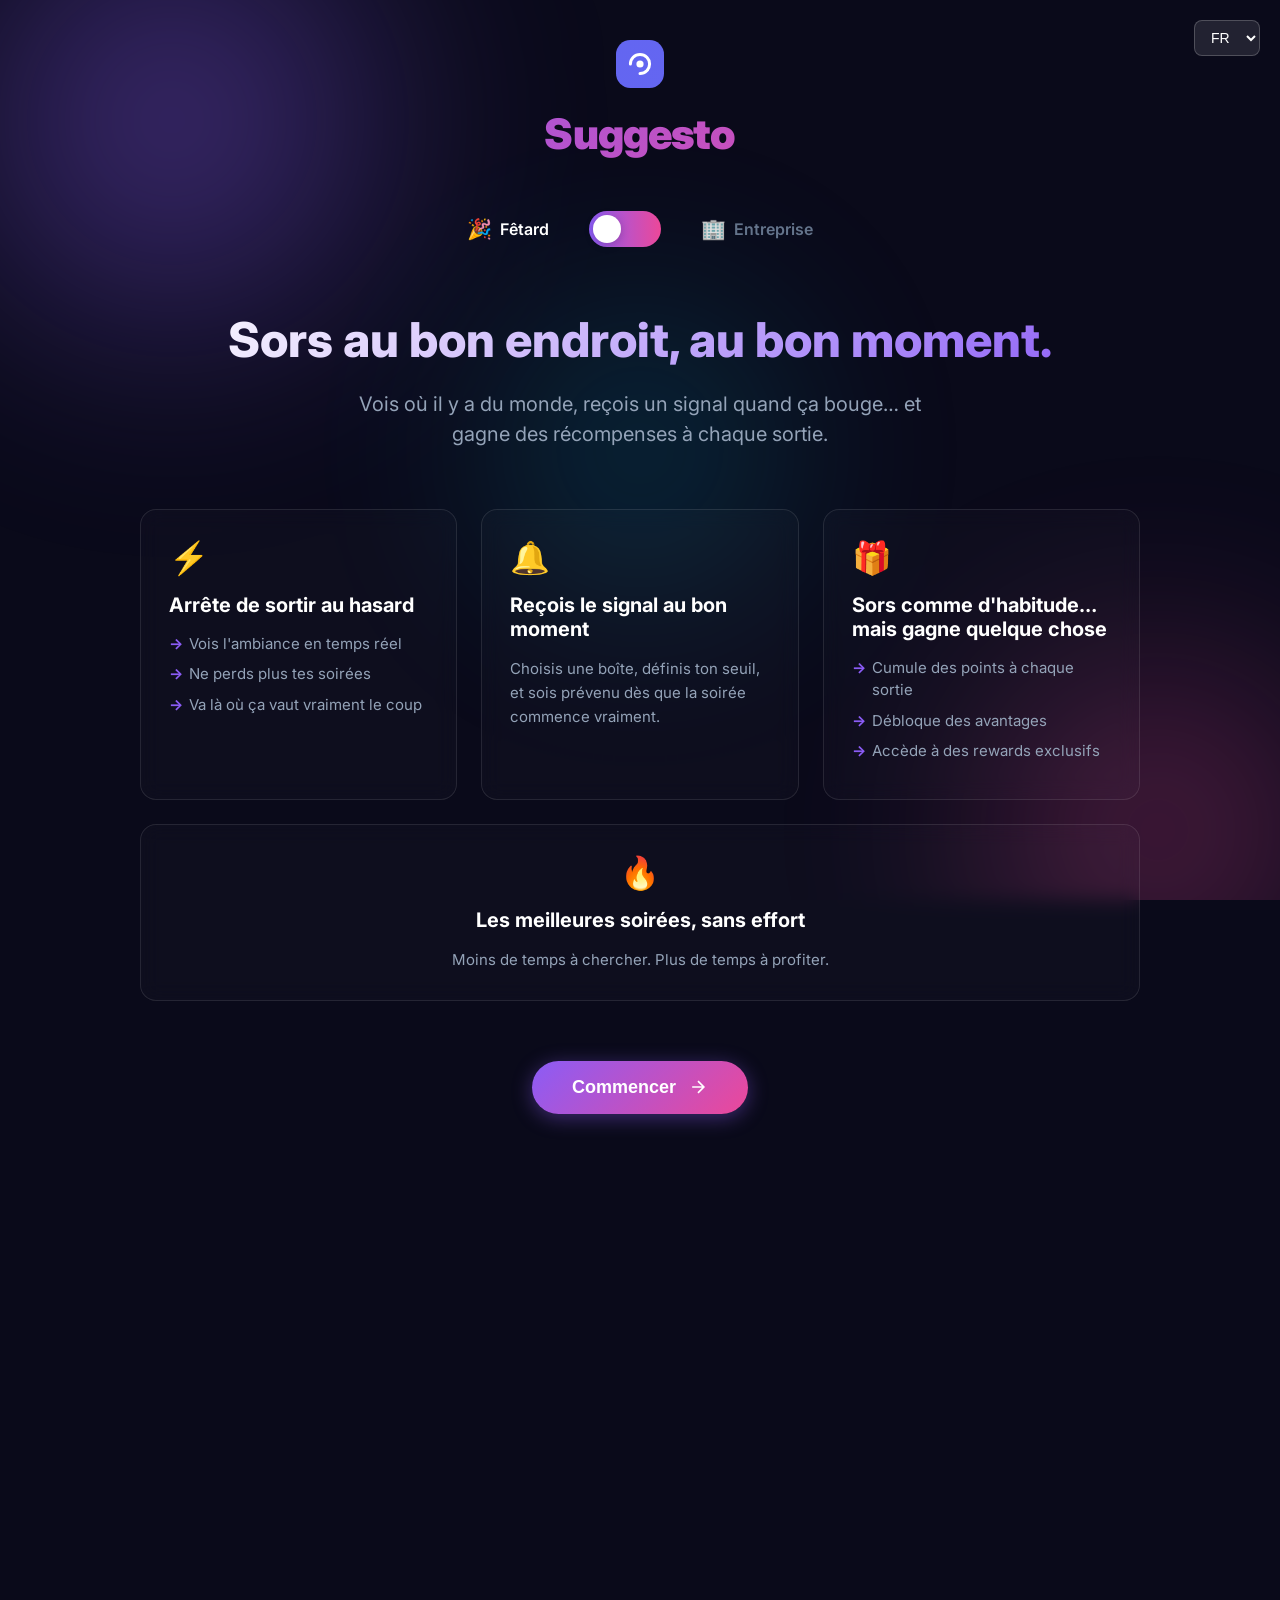
<file: index.html>
<!DOCTYPE html>
<html lang="fr">
<head>
    <meta charset="UTF-8">
    <meta name="viewport" content="width=device-width, initial-scale=1.0">
    <title>Suggesto — La nuit, autrement</title>
    <meta name="description" content="Plateforme de gestion et d'optimisation des sorties nocturnes.">
    <!-- Prefetch auth page so "Commencer" is instant -->
    <link rel="prefetch" href="auth.html">
    <link rel="prefetch" href="style.css">
    <!-- ALL CSS INLINED = instant first paint, zero external requests -->
    <style>
    *,*::before,*::after{margin:0;padding:0;box-sizing:border-box}
    :root{--bg-dark:#0a0a1a;--text-white:#fff;--text-gray:#94a3b8;--text-dim:#64748b;--border:rgba(255,255,255,0.1);--fetard-primary:#8b5cf6;--fetard-secondary:#ec4899;--fetard-accent:#06b6d4;--fetard-glow:rgba(139,92,246,0.4);--entreprise-primary:#6366f1;--entreprise-secondary:#818cf8;--entreprise-accent:#3b82f6;--radius:16px;--radius-sm:12px}
    body{font-family:-apple-system,BlinkMacSystemFont,'Segoe UI',Roboto,sans-serif;background:var(--bg-dark);color:var(--text-white);min-height:100vh;min-height:100dvh;overflow-x:hidden}
    body.fonts-loaded{font-family:'Inter',-apple-system,BlinkMacSystemFont,sans-serif}
    body.mode-fetard{--primary:var(--fetard-primary);--secondary:var(--fetard-secondary);--accent:var(--fetard-accent);--glow:var(--fetard-glow)}
    body.mode-entreprise{--primary:var(--entreprise-primary);--secondary:var(--entreprise-secondary);--accent:var(--entreprise-accent);--glow:rgba(99,102,241,0.2)}
    .landing-container{position:relative;min-height:100vh;min-height:100dvh;display:flex;align-items:center;justify-content:center;padding:40px 20px}
    .bg-effects{position:fixed;inset:0;pointer-events:none;z-index:0;overflow:hidden}
    .gradient-orb{position:absolute;border-radius:50%;display:none}
    .grid-pattern{position:absolute;inset:0;background-image:linear-gradient(rgba(255,255,255,0.01) 1px,transparent 1px),linear-gradient(90deg,rgba(255,255,255,0.01) 1px,transparent 1px);background-size:50px 50px;opacity:0}
    body.mode-entreprise .grid-pattern{opacity:1}
    .main-content{position:relative;z-index:10;width:100%;max-width:1000px;text-align:center}
    .logo-section{margin-bottom:48px}
    .logo{display:inline-block;margin-bottom:16px}
    .brand-name{font-size:42px;font-weight:900;background:linear-gradient(135deg,var(--primary) 0%,var(--secondary) 100%);-webkit-background-clip:text;-webkit-text-fill-color:transparent;background-clip:text;letter-spacing:-.02em}
    .mode-switch-container{display:flex;align-items:center;justify-content:center;gap:20px;margin-bottom:60px}
    .mode-label{display:flex;align-items:center;gap:8px;padding:10px 20px;background:none;border:none;color:var(--text-dim);font-family:inherit;font-size:16px;font-weight:600;cursor:pointer;border-radius:50px}
    .mode-label.active{color:var(--text-white)}
    .mode-label .emoji{font-size:20px}
    .switch-track{position:relative;width:72px;height:36px;background:rgba(255,255,255,0.1);border-radius:50px;cursor:pointer}
    body.mode-fetard .switch-track{background:linear-gradient(90deg,var(--fetard-primary),var(--fetard-secondary))}
    body.mode-entreprise .switch-track{background:linear-gradient(90deg,var(--entreprise-primary),var(--entreprise-secondary))}
    .switch-thumb{position:absolute;top:4px;left:4px;width:28px;height:28px;background:#fff;border-radius:50%;box-shadow:0 2px 10px rgba(0,0,0,0.2);transition:transform .4s cubic-bezier(.68,-.55,.265,1.55)}
    body.mode-entreprise .switch-thumb{transform:translateX(36px)}
    .content-wrapper{position:relative;min-height:400px}
    .mode-content{opacity:0;visibility:hidden;position:absolute;width:100%}
    .mode-content.active{opacity:1;visibility:visible;position:relative}
    .hero-section{margin-bottom:60px}
    .hero-title{font-size:48px;font-weight:800;line-height:1.2;margin-bottom:20px;background:linear-gradient(135deg,var(--text-white) 0%,var(--primary) 100%);-webkit-background-clip:text;-webkit-text-fill-color:transparent;background-clip:text}
    .hero-subtitle{font-size:20px;color:var(--text-gray);max-width:600px;margin:0 auto;line-height:1.5}
    .features-grid{display:grid;grid-template-columns:repeat(auto-fit,minmax(280px,1fr));gap:24px;margin-bottom:60px}
    .feature-card{background:rgba(255,255,255,0.02);border:1px solid var(--border);border-radius:var(--radius);padding:28px;text-align:left}
    .feature-card.full-width{grid-column:1/-1;text-align:center}
    .feature-icon{font-size:32px;margin-bottom:16px;display:inline-block}
    .feature-card h3{font-size:20px;font-weight:700;margin-bottom:16px;color:var(--text-white)}
    .feature-card p{color:var(--text-gray);line-height:1.6;font-size:15px}
    .feature-card ul{list-style:none;padding:0}
    .feature-card li{color:var(--text-gray);font-size:15px;margin-bottom:8px;padding-left:20px;position:relative;line-height:1.5}
    .feature-card li::before{content:"→";position:absolute;left:0;color:var(--primary);font-weight:700}
    .cta-button{display:inline-flex;align-items:center;gap:12px;padding:16px 40px;font-size:18px;font-weight:700;border:none;border-radius:50px;cursor:pointer;position:relative;overflow:hidden}
    .fetard-cta{background:linear-gradient(135deg,var(--fetard-primary),var(--fetard-secondary));color:#fff;box-shadow:0 4px 20px var(--fetard-glow)}
    .fetard-cta:active{transform:scale(.97)}
    .entreprise-cta{background:var(--entreprise-primary);color:#fff;box-shadow:0 4px 20px rgba(99,102,241,0.3)}
    .entreprise-cta:active{transform:scale(.97)}
    .lang-sel{position:absolute;top:20px;right:20px;z-index:1000;background:rgba(255,255,255,0.1);color:#fff;border:1px solid rgba(255,255,255,0.2);border-radius:8px;padding:8px 12px;outline:none;cursor:pointer;font-size:14px}
    .lang-sel option{color:#000}
    @media(max-width:768px){
        .hero-title{font-size:32px}
        .hero-subtitle{font-size:16px}
        .mode-switch-container{flex-direction:column;gap:16px}
        .features-grid{grid-template-columns:1fr;gap:16px}
        .cta-button{width:100%;justify-content:center}
    }
    @media(max-width:480px){
        .landing-container{padding:20px}
        .brand-name{font-size:32px}
        .feature-card{padding:20px}
    }
    @media(min-width:769px){
        .gradient-orb{display:block;filter:blur(100px);animation:float 20s ease-in-out infinite}
        body.mode-fetard .orb-1{width:600px;height:600px;background:radial-gradient(circle,var(--fetard-primary) 0%,transparent 70%);top:-20%;left:-10%;opacity:.5;animation-delay:0s}
        body.mode-fetard .orb-2{width:500px;height:500px;background:radial-gradient(circle,var(--fetard-secondary) 0%,transparent 70%);bottom:-20%;right:-10%;opacity:.4;animation-delay:-7s}
        body.mode-fetard .orb-3{width:400px;height:400px;background:radial-gradient(circle,var(--fetard-accent) 0%,transparent 70%);top:50%;left:50%;transform:translate(-50%,-50%);opacity:.3;animation-delay:-14s}
        body.mode-entreprise .orb-1{width:400px;height:400px;background:radial-gradient(circle,var(--entreprise-primary) 0%,transparent 70%);top:10%;right:10%;opacity:.2}
        body.mode-entreprise .orb-2{width:300px;height:300px;background:radial-gradient(circle,var(--entreprise-secondary) 0%,transparent 70%);bottom:10%;left:10%;opacity:.15}
        .logo{animation:pulse 2s ease infinite}
        @keyframes pulse{0%,100%{transform:scale(1)}50%{transform:scale(1.05)}}
        .feature-icon{animation:bounce 2s ease-in-out infinite}
        @keyframes bounce{0%,100%{transform:translateY(0)}50%{transform:translateY(-5px)}}
        .feature-card{backdrop-filter:blur(10px);transition:all .3s cubic-bezier(.4,0,.2,1)}
        body.mode-fetard .feature-card:hover{transform:translateY(-4px);border-color:var(--primary);background:rgba(139,92,246,0.05);box-shadow:0 10px 40px var(--glow)}
        body.mode-entreprise .feature-card:hover{transform:translateY(-2px);background:rgba(255,255,255,0.04);box-shadow:0 10px 30px rgba(0,0,0,0.2)}
        .mode-content{transition:opacity .5s ease,visibility .5s ease}
        .fetard-cta:hover{transform:translateY(-2px);box-shadow:0 8px 30px var(--fetard-glow)}
        .entreprise-cta:hover{transform:translateY(-2px);background:var(--entreprise-secondary);box-shadow:0 8px 30px rgba(99,102,241,0.4)}
        .mode-label .emoji{transition:transform .3s ease}
        .mode-label:hover .emoji{transform:scale(1.2)}
        .grid-pattern{transition:opacity .5s ease}
        @keyframes float{0%,100%{transform:translate(0,0) scale(1)}25%{transform:translate(30px,-40px) scale(1.05)}50%{transform:translate(-20px,20px) scale(.95)}75%{transform:translate(40px,30px) scale(1.02)}}
    }
    </style>
</head>
<body class="mode-fetard">
    <select class="lang-sel language-selector" onchange="changeLanguage(this.value)">
        <option value="fr">FR</option>
        <option value="en">EN</option>
        <option value="es">ES</option>
    </select>
    <div class="landing-container">
        <div class="bg-effects">
            <div class="gradient-orb orb-1"></div>
            <div class="gradient-orb orb-2"></div>
            <div class="gradient-orb orb-3"></div>
            <div class="grid-pattern"></div>
        </div>

        <main class="main-content">
            <div class="logo-section">
                <div class="logo">
                    <svg width="48" height="48" viewBox="0 0 40 40" fill="none">
                        <rect width="40" height="40" rx="12" fill="url(#lg)"/>
                        <path d="M12 20C12 15.58 15.58 12 20 12C24.42 12 28 15.58 28 20C28 24.42 24.42 28 20 28" stroke="white" stroke-width="2.5" stroke-linecap="round"/>
                        <circle cx="20" cy="20" r="3" fill="white"/>
                        <defs><linearGradient id="lg" x1="0" y1="0" x2="40" y2="40"><stop stop-color="#6366f1"/><stop offset="1" stop-color="#8b5cf6"/></linearGradient></defs>
                    </svg>
                </div>
                <h1 class="brand-name">Suggesto</h1>
            </div>

            <div class="mode-switch-container">
                <button class="mode-label active" id="fetard-label" onclick="switchMode('fetard')">
                    <span class="emoji">🎉</span>
                    <span data-i18n="landing.fetard">Fêtard</span>
                </button>
                <div class="switch-track" onclick="toggleSwitch()">
                    <div class="switch-thumb" id="switch-thumb"></div>
                </div>
                <button class="mode-label" id="entreprise-label" onclick="switchMode('entreprise')">
                    <span class="emoji">🏢</span>
                    <span data-i18n="landing.entreprise">Entreprise</span>
                </button>
            </div>

            <div class="content-wrapper">
                <div class="mode-content active" id="fetard-content">
                    <div class="hero-section">
                        <h2 class="hero-title" data-i18n="landing.title_fetard">Sors au bon endroit, au bon moment.</h2>
                        <p class="hero-subtitle" data-i18n="landing.subtitle_fetard">Vois où il y a du monde, reçois un signal quand ça bouge… et gagne des récompenses à chaque sortie.</p>
                    </div>
                    <div class="features-grid">
                        <div class="feature-card">
                            <div class="feature-icon">⚡</div>
                            <h3 data-i18n="landing.feat1_title">Arrête de sortir au hasard</h3>
                            <ul>
                                <li data-i18n="landing.feat1_li1">Vois l'ambiance en temps réel</li>
                                <li data-i18n="landing.feat1_li2">Ne perds plus tes soirées</li>
                                <li data-i18n="landing.feat1_li3">Va là où ça vaut vraiment le coup</li>
                            </ul>
                        </div>
                        <div class="feature-card">
                            <div class="feature-icon">🔔</div>
                            <h3 data-i18n="landing.feat2_title">Reçois le signal au bon moment</h3>
                            <p data-i18n="landing.feat2_desc">Choisis une boîte, définis ton seuil, et sois prévenu dès que la soirée commence vraiment.</p>
                        </div>
                        <div class="feature-card">
                            <div class="feature-icon">🎁</div>
                            <h3 data-i18n="landing.feat3_title">Sors comme d'habitude… mais gagne quelque chose</h3>
                            <ul>
                                <li data-i18n="landing.feat3_li1">Cumule des points à chaque sortie</li>
                                <li data-i18n="landing.feat3_li2">Débloque des avantages</li>
                                <li data-i18n="landing.feat3_li3">Accède à des rewards exclusifs</li>
                            </ul>
                        </div>
                        <div class="feature-card full-width">
                            <div class="feature-icon">🔥</div>
                            <h3 data-i18n="landing.feat4_title">Les meilleures soirées, sans effort</h3>
                            <p data-i18n="landing.feat4_desc">Moins de temps à chercher. Plus de temps à profiter.</p>
                        </div>
                    </div>
                    <button class="cta-button fetard-cta" onclick="goToFetard()">
                        <span data-i18n="landing.start">Commencer</span>
                        <svg width="20" height="20" viewBox="0 0 24 24" fill="none" stroke="currentColor" stroke-width="2"><path d="M5 12h14M12 5l7 7-7 7"/></svg>
                    </button>
                </div>

                <div class="mode-content" id="entreprise-content">
                    <div class="hero-section">
                        <h2 class="hero-title" data-i18n="landing.title_entreprise">Remplissez vos soirées. Fidélisez vos clients.</h2>
                        <p class="hero-subtitle" data-i18n="landing.subtitle_entreprise">Transformez les personnes qui viennent déjà chez vous en une clientèle fidèle, activable et mesurable.</p>
                    </div>
                    <div class="features-grid">
                        <div class="feature-card">
                            <div class="feature-icon">📊</div>
                            <h3 data-i18n="landing.biz_feat1_title">Gardez le contrôle de votre affluence</h3>
                            <ul>
                                <li data-i18n="landing.biz_feat1_li1">Visualisez votre fréquentation en temps réel</li>
                                <li data-i18n="landing.biz_feat1_li2">Identifiez vos creux et vos pics</li>
                                <li data-i18n="landing.biz_feat1_li3">Prenez des décisions basées sur des données</li>
                            </ul>
                        </div>
                        <div class="feature-card">
                            <div class="feature-icon">⚡</div>
                            <h3 data-i18n="landing.biz_feat2_title">Activez votre clientèle instantanément</h3>
                            <p data-i18n="landing.biz_feat2_desc">Envoyez des notifications ciblées aux personnes intéressées par votre établissement, au bon moment.</p>
                        </div>
                        <div class="feature-card">
                            <div class="feature-icon">💎</div>
                            <h3 data-i18n="landing.biz_feat3_title">Fidélisez sans effort</h3>
                            <ul>
                                <li data-i18n="landing.biz_feat3_li1">Système de rewards intégré</li>
                                <li data-i18n="landing.biz_feat3_li2">Incitez vos clients à revenir</li>
                                <li data-i18n="landing.biz_feat3_li3">Créez une vraie différence avec vos concurrents</li>
                            </ul>
                        </div>
                        <div class="feature-card">
                            <div class="feature-icon">📈</div>
                            <h3 data-i18n="landing.biz_feat4_title">Comprenez vraiment votre business</h3>
                            <p data-i18n="landing.biz_feat4_desc">Qui vient ? Quand ? Combien ça vous rapporte ? Prenez enfin des décisions basées sur des données concrètes.</p>
                        </div>
                        <div class="feature-card full-width">
                            <div class="feature-icon">🚀</div>
                            <h3 data-i18n="landing.biz_feat5_title">Ne dépendez plus uniquement d'Instagram</h3>
                            <p data-i18n="landing.biz_feat5_desc">Construisez votre propre base de clients et communiquez avec eux directement.</p>
                        </div>
                    </div>
                    <button class="cta-button entreprise-cta" onclick="goToEntreprise()">
                        <span data-i18n="landing.start">Commencer</span>
                        <svg width="20" height="20" viewBox="0 0 24 24" fill="none" stroke="currentColor" stroke-width="2"><path d="M5 12h14M12 5l7 7-7 7"/></svg>
                    </button>
                </div>
            </div>
        </main>
    </div>

    <script src="landing.js" defer></script>
    <script>
    // Load Google Fonts + i18n AFTER page is painted (non-blocking)
    if (document.readyState === 'complete') _loadExtras();
    else window.addEventListener('load', _loadExtras);
    function _loadExtras() {
        // Google Fonts - loaded via JS, zero render blocking
        var link = document.createElement('link');
        link.rel = 'stylesheet';
        link.href = 'https://fonts.googleapis.com/css2?family=Inter:wght@400;600;700&display=swap';
        link.onload = function() { document.body.classList.add('fonts-loaded'); };
        document.head.appendChild(link);
        // i18n - only needed if user changes language
        var s = document.createElement('script');
        s.src = 'i18n.js';
        document.body.appendChild(s);
    }
    </script>
</body>
</html>
</file>
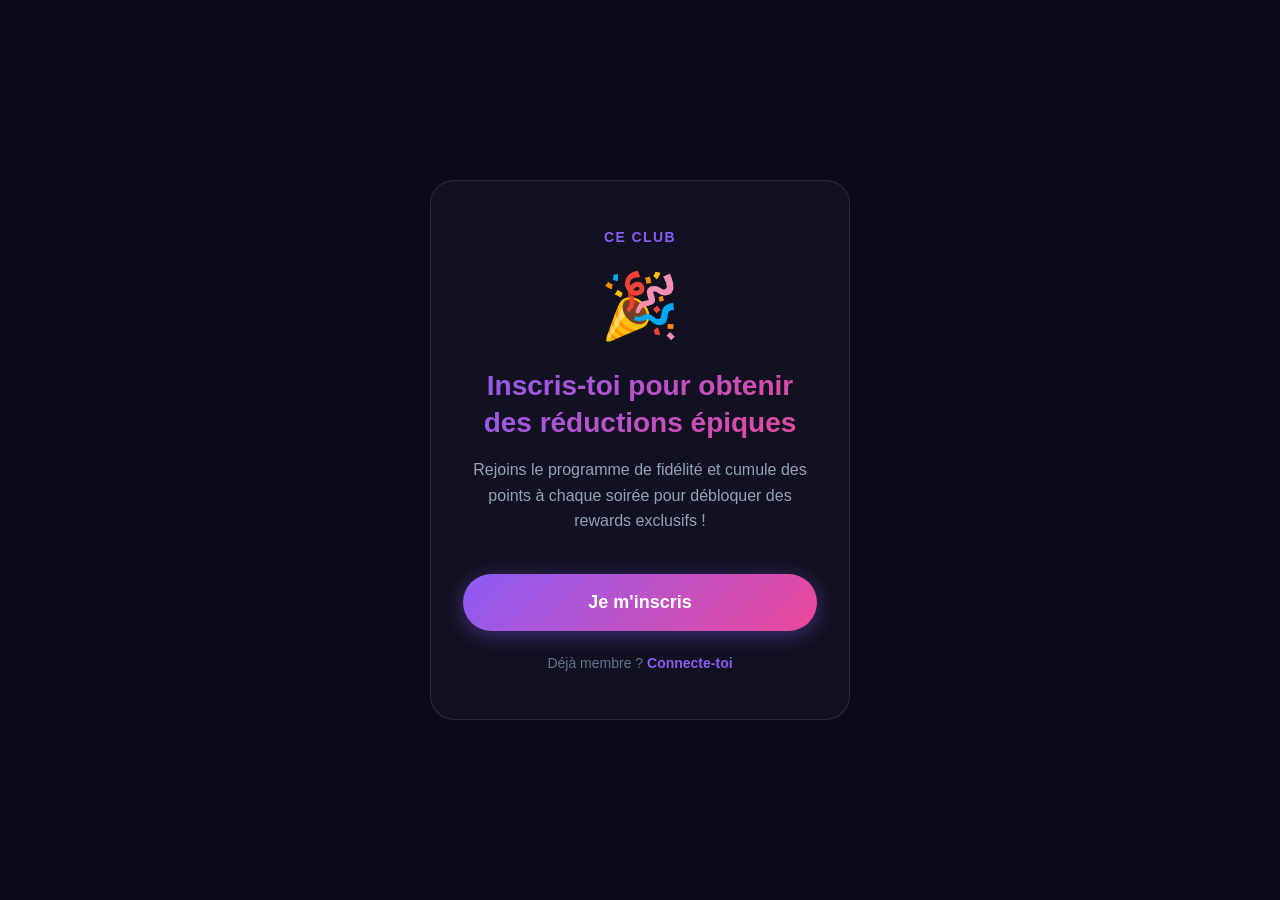
<file: scan.html>
<!DOCTYPE html>
<html lang="fr">
<head>
    <meta charset="UTF-8">
    <meta name="viewport" content="width=device-width, initial-scale=1.0">
    <title>Suggesto — Bienvenue</title>
    <meta name="apple-mobile-web-app-capable" content="yes">
    <meta name="apple-mobile-web-app-status-bar-style" content="black-translucent">
    <style>
        *, *::before, *::after { margin: 0; padding: 0; box-sizing: border-box; }
        body {
            font-family: -apple-system, BlinkMacSystemFont, 'Segoe UI', Roboto, sans-serif;
            background: #0a0a1a;
            color: #fff;
            min-height: 100vh;
            min-height: 100dvh;
            display: flex;
            align-items: center;
            justify-content: center;
            padding: 24px;
        }
        .scan-card {
            text-align: center;
            max-width: 420px;
            width: 100%;
            background: rgba(255,255,255,0.03);
            border: 1px solid rgba(255,255,255,0.1);
            border-radius: 24px;
            padding: 48px 32px;
        }
        .club-name {
            font-size: 14px;
            text-transform: uppercase;
            letter-spacing: 0.1em;
            color: #8b5cf6;
            margin-bottom: 24px;
            font-weight: 700;
        }
        .scan-icon {
            font-size: 64px;
            margin-bottom: 24px;
            display: block;
        }
        .scan-title {
            font-size: 28px;
            font-weight: 800;
            line-height: 1.3;
            margin-bottom: 16px;
            background: linear-gradient(135deg, #8b5cf6, #ec4899);
            -webkit-background-clip: text;
            -webkit-text-fill-color: transparent;
            background-clip: text;
        }
        .scan-desc {
            font-size: 16px;
            color: #94a3b8;
            line-height: 1.6;
            margin-bottom: 40px;
        }
        .btn-signup {
            display: inline-flex;
            align-items: center;
            justify-content: center;
            gap: 10px;
            width: 100%;
            padding: 18px 32px;
            font-size: 18px;
            font-weight: 700;
            color: white;
            background: linear-gradient(135deg, #8b5cf6, #ec4899);
            border: none;
            border-radius: 50px;
            cursor: pointer;
            box-shadow: 0 4px 20px rgba(139, 92, 246, 0.4);
        }
        .btn-signup:active { transform: scale(0.97); }
        .already-member {
            margin-top: 24px;
            font-size: 14px;
            color: #64748b;
        }
        .already-member a {
            color: #8b5cf6;
            text-decoration: none;
            font-weight: 600;
        }
        .success-msg {
            display: none;
            text-align: center;
        }
        .success-msg .check {
            width: 80px; height: 80px;
            background: linear-gradient(135deg, #8b5cf6, #ec4899);
            border-radius: 50%;
            display: flex; align-items: center; justify-content: center;
            margin: 0 auto 20px;
        }
        .success-msg h2 {
            font-size: 24px; margin-bottom: 12px;
        }
        .success-msg p {
            color: #94a3b8; font-size: 15px; line-height: 1.5;
        }
    </style>
</head>
<body>
    <div class="scan-card">
        <!-- Initial CTA -->
        <div id="scan-cta">
            <div class="club-name" id="scan-club-name"></div>
            <span class="scan-icon">🎉</span>
            <h1 class="scan-title">Inscris-toi pour obtenir des réductions épiques</h1>
            <p class="scan-desc">Rejoins le programme de fidélité et cumule des points à chaque soirée pour débloquer des rewards exclusifs !</p>
            <button class="btn-signup" id="btn-scan-signup" onclick="handleScanSignup()">
                Je m'inscris
            </button>
            <p class="already-member">Déjà membre ? <a href="auth.html">Connecte-toi</a></p>
        </div>

        <!-- Success message -->
        <div id="scan-success" class="success-msg">
            <div class="check">
                <svg width="40" height="40" viewBox="0 0 24 24" fill="none" stroke="white" stroke-width="3"><polyline points="20 6 9 17 4 12"/></svg>
            </div>
            <h2>Bienvenue !</h2>
            <p>Ton entrée a été validée. Crée ton compte pour retrouver tes points et profiter de tes rewards.</p>
            <button class="btn-signup" onclick="window.location.href='auth.html?action=signup'" style="margin-top: 24px;">
                Créer mon compte
            </button>
        </div>
    </div>

    <script>
        // Get club name from URL params
        const params = new URLSearchParams(window.location.search);
        const clubName = params.get('club') || 'Ce club';
        document.getElementById('scan-club-name').textContent = clubName;

        async function handleScanSignup() {
            const btn = document.getElementById('btn-scan-signup');
            btn.disabled = true;
            btn.textContent = 'Envoi en cours...';

            try {
                await fetch('https://n8n.srv862127.hstgr.cloud/webhook/entree_barre', {
                    method: 'POST',
                    headers: { 'Content-Type': 'application/json' },
                    body: JSON.stringify({
                        name: 'entree_barre',
                        value: 'entree_barre.01',
                        club_name: clubName,
                        increment: 1
                    })
                });
            } catch (e) {
                console.error('Webhook error:', e);
            }

            // Show success
            document.getElementById('scan-cta').style.display = 'none';
            document.getElementById('scan-success').style.display = 'block';
        }
    </script>
</body>
</html>
</file>
<file: style.css>
/* ===== RESET & BASE ===== */
*, *::before, *::after {
    margin: 0;
    padding: 0;
    box-sizing: border-box;
}

:root {
    --bg: #0a0a1a;
    --surface: rgba(255, 255, 255, 0.04);
    --surface-hover: rgba(255, 255, 255, 0.07);
    --border: rgba(255, 255, 255, 0.08);
    --border-focus: rgba(99, 102, 241, 0.5);
    --text: #e2e8f0;
    --text-muted: #94a3b8;
    --text-dim: #64748b;
    --primary: #6366f1;
    --primary-light: #818cf8;
    --primary-glow: rgba(99, 102, 241, 0.25);
    --success: #10b981;
    --success-bg: rgba(16, 185, 129, 0.1);
    --warning: #f59e0b;
    --warning-bg: rgba(245, 158, 11, 0.1);
    --danger: #ef4444;
    --danger-bg: rgba(239, 68, 68, 0.1);
    --radius: 14px;
    --radius-sm: 10px;
    --font: 'Inter', -apple-system, BlinkMacSystemFont, sans-serif;
}

body {
    font-family: var(--font);
    background: var(--bg);
    color: var(--text);
    min-height: 100vh;
    overflow-x: hidden;
    -webkit-font-smoothing: antialiased;
}

/* ===== SCREEN MANAGEMENT ===== */
.screen {
    display: none;
    min-height: 100vh;
}
.screen.active {
    display: flex;
}

/* ===== AUTH SCREEN ===== */
#auth-screen {
    align-items: center;
    justify-content: center;
    position: relative;
}

.auth-bg {
    position: fixed;
    inset: 0;
    z-index: 0;
    overflow: hidden;
}

.orb {
    position: absolute;
    border-radius: 50%;
    filter: blur(100px);
    opacity: 0.5;
    animation: float 20s ease-in-out infinite;
}
.orb-1 {
    width: 500px; height: 500px;
    background: radial-gradient(circle, #6366f1 0%, transparent 70%);
    top: -10%; left: -10%;
    animation-delay: 0s;
}
.orb-2 {
    width: 400px; height: 400px;
    background: radial-gradient(circle, #8b5cf6 0%, transparent 70%);
    bottom: -10%; right: -10%;
    animation-delay: -7s;
}
.orb-3 {
    width: 300px; height: 300px;
    background: radial-gradient(circle, #a78bfa 0%, transparent 70%);
    top: 50%; left: 50%;
    transform: translate(-50%, -50%);
    animation-delay: -14s;
}

@keyframes float {
    0%, 100% { transform: translate(0, 0) scale(1); }
    25% { transform: translate(30px, -40px) scale(1.05); }
    50% { transform: translate(-20px, 20px) scale(0.95); }
    75% { transform: translate(40px, 30px) scale(1.02); }
}

/* ===== MOBILE PERFORMANCE: Reduce heavy animations ===== */
@media (max-width: 768px), (prefers-reduced-motion: reduce) {
    .orb, .orb-1, .orb-2, .orb-3 {
        animation: none !important;
        opacity: 0.2 !important;
        filter: blur(80px);
    }
}

.auth-container {
    position: relative;
    z-index: 1;
    width: 100%;
    max-width: 420px;
    padding: 40px;
    background: rgba(15, 15, 35, 0.7);
    backdrop-filter: blur(40px);
    -webkit-backdrop-filter: blur(40px);
    border: 1px solid var(--border);
    border-radius: 24px;
    box-shadow:
        0 0 0 1px rgba(255,255,255,0.03),
        0 20px 60px rgba(0,0,0,0.5),
        0 0 100px rgba(99,102,241,0.08);
    animation: slideUp 0.6s cubic-bezier(0.16, 1, 0.3, 1);
}

@keyframes slideUp {
    from { opacity: 0; transform: translateY(30px) scale(0.97); }
    to { opacity: 1; transform: translateY(0) scale(1); }
}

/* Auth Header */
.auth-header {
    text-align: center;
    margin-bottom: 32px;
}
.logo {
    margin-bottom: 16px;
    display: inline-block;
}
.brand {
    font-size: 28px;
    font-weight: 800;
    background: linear-gradient(135deg, #fff 0%, #c7d2fe 100%);
    -webkit-background-clip: text;
    -webkit-text-fill-color: transparent;
    background-clip: text;
    letter-spacing: -0.02em;
}
.brand-sub {
    color: var(--text-muted);
    font-size: 14px;
    margin-top: 4px;
    font-weight: 400;
}

/* Tab Switcher & Auth Tabs */
.tab-switcher, .auth-tabs {
    display: flex;
    position: relative !important;
    background: var(--surface);
    border-radius: var(--radius-sm);
    padding: 4px;
    margin-bottom: 28px;
    border: 1px solid var(--border);
    z-index: 5;
}
.tab-btn {
    flex: 1;
    padding: 10px;
    background: none;
    border: none;
    color: var(--text-muted);
    font-family: var(--font);
    font-size: 14px;
    font-weight: 500;
    cursor: pointer;
    border-radius: 8px;
    position: relative;
    z-index: 1;
    transition: color 0.3s;
}
.tab-btn.active {
    color: #fff;
}
.tab-indicator {
    position: absolute;
    top: 4px;
    left: 4px;
    width: calc(50% - 4px);
    height: calc(100% - 8px);
    background: var(--primary);
    border-radius: 8px;
    transition: transform 0.35s cubic-bezier(0.16, 1, 0.3, 1);
    z-index: 0;
}

/* Forms */
.auth-form {
    display: none;
    flex-direction: column;
    gap: 20px;
    animation: fadeIn 0.3s ease;
}
.auth-form.active {
    display: flex;
}

@keyframes fadeIn {
    from { opacity: 0; transform: translateY(8px); }
    to { opacity: 1; transform: translateY(0); }
}

.input-group label {
    display: block;
    font-size: 13px;
    font-weight: 500;
    color: var(--text-muted);
    margin-bottom: 8px;
    letter-spacing: 0.02em;
}

.input-wrapper {
    position: relative;
    display: flex;
    align-items: center;
}
.input-icon {
    position: absolute;
    left: 14px;
    color: var(--text-dim);
    pointer-events: none;
    transition: color 0.2s;
}
.input-wrapper input {
    width: 100%;
    padding: 13px 14px 13px 44px;
    background: var(--surface);
    border: 1px solid var(--border);
    border-radius: var(--radius-sm);
    color: var(--text);
    font-family: var(--font);
    font-size: 15px;
    outline: none;
    transition: all 0.2s;
}
.input-wrapper input:focus {
    border-color: var(--border-focus);
    box-shadow: 0 0 0 3px var(--primary-glow);
    background: rgba(255,255,255,0.06);
}
.input-wrapper input:focus ~ .input-icon,
.input-wrapper input:focus + .input-icon {
    color: var(--primary-light);
}
.input-wrapper input::placeholder,
.input-wrapper textarea::placeholder {
    color: var(--text-dim);
}
.input-wrapper textarea {
    width: 100%;
    padding: 13px 14px 13px 44px;
    background: var(--surface);
    border: 1px solid var(--border);
    border-radius: var(--radius-sm);
    color: var(--text);
    font-family: var(--font);
    font-size: 15px;
    outline: none;
    transition: border-color 0.2s, box-shadow 0.2s;
    resize: vertical;
}
.input-wrapper textarea:focus {
    border-color: var(--border-focus);
    box-shadow: 0 0 0 3px var(--primary-glow);
    background: rgba(255,255,255,0.06);
}
.input-wrapper textarea:focus ~ .input-icon,
.input-wrapper textarea:focus + .input-icon {
    color: var(--primary-light);
}

.toggle-password {
    position: absolute;
    right: 12px;
    background: none;
    border: none;
    color: var(--text-dim);
    cursor: pointer;
    padding: 4px;
    display: flex;
    transition: color 0.2s;
}
.toggle-password:hover {
    color: var(--text-muted);
}

/* Button */
.btn-primary {
    width: 100%;
    padding: 14px;
    background: linear-gradient(135deg, var(--primary) 0%, #7c3aed 100%);
    border: none;
    border-radius: var(--radius-sm);
    color: #fff;
    font-family: var(--font);
    font-size: 15px;
    font-weight: 600;
    cursor: pointer;
    position: relative;
    overflow: hidden;
    transition: all 0.2s;
    display: flex;
    align-items: center;
    justify-content: center;
    gap: 8px;
}
.btn-primary:hover {
    transform: translateY(-1px);
    box-shadow: 0 8px 24px rgba(99, 102, 241, 0.4);
}
.btn-primary:active {
    transform: translateY(0);
}
.btn-primary:disabled {
    opacity: 0.6;
    cursor: not-allowed;
    transform: none;
    box-shadow: none;
}

/* Global Toast Notification */
.glass-toast {
    position: fixed;
    top: 24px;
    left: 50%;
    transform: translateX(-50%) translateY(-120px);
    background: rgba(15, 15, 35, 0.85);
    backdrop-filter: blur(20px);
    -webkit-backdrop-filter: blur(20px);
    border: 1px solid rgba(255,255,255,0.12);
    color: #fff;
    padding: 16px 28px;
    border-radius: 16px;
    font-weight: 600;
    font-size: 14px;
    box-shadow: 0 8px 32px rgba(0,0,0,0.4);
    z-index: 99999;
    transition: transform 0.4s cubic-bezier(0.175, 0.885, 0.32, 1.275), opacity 0.4s;
    display: flex;
    align-items: center;
    gap: 12px;
    max-width: 90vw;
    opacity: 0;
}
.glass-toast.active {
    transform: translateX(-50%) translateY(0);
    opacity: 1;
}
.glass-toast.error { border-color: rgba(239, 68, 68, 0.4); }
.glass-toast.success { border-color: rgba(16, 185, 129, 0.4); }
.glass-toast .toast-icon {
    width: 32px; height: 32px; border-radius: 50%;
    display: flex; align-items: center; justify-content: center;
    flex-shrink: 0; font-size: 16px;
}
.glass-toast.error .toast-icon { background: rgba(239, 68, 68, 0.2); }
.glass-toast.success .toast-icon { background: rgba(16, 185, 129, 0.2); }

.auth-divider {
    display: flex;
    align-items: center;
    gap: 12px;
    margin: 16px 0;
    color: var(--text-dim);
    font-size: 13px;
}
.auth-divider::before, .auth-divider::after {
    content: '';
    flex: 1;
    height: 1px;
    background: var(--border);
}

.btn-google {
    display: flex;
    align-items: center;
    justify-content: center;
    gap: 10px;
    width: 100%;
    padding: 14px;
    background: white;
    color: #333;
    border: 1px solid #ddd;
    border-radius: var(--radius-sm);
    font-family: var(--font);
    font-size: 15px;
    font-weight: 600;
    cursor: pointer;
    transition: background 0.2s;
}
.btn-google:hover { background: #f5f5f5; }
.btn-google:active { transform: scale(0.98); }

.spinner {
    display: inline-block;
    width: 20px;
    height: 20px;
    border: 2px solid rgba(255,255,255,0.3);
    border-top-color: #fff;
    border-radius: 50%;
    animation: spin 0.6s linear infinite;
}
@keyframes spin {
    to { transform: rotate(360deg); }
}

/* Form Message */
.form-message {
    text-align: center;
    font-size: 13px;
    min-height: 20px;
    border-radius: 8px;
    padding: 0;
    transition: all 0.3s;
}
.form-message.error {
    color: var(--danger);
    background: var(--danger-bg);
    padding: 10px;
}
.form-message.success {
    color: var(--success);
    background: var(--success-bg);
    padding: 10px;
}

/* ===== DASHBOARD ===== */
#dashboard-screen {
    flex-direction: column;
    background: var(--bg);
}

.dash-header {
    display: flex;
    align-items: center;
    justify-content: space-between;
    padding: 16px 32px;
    background: rgba(15, 15, 35, 0.8);
    backdrop-filter: blur(20px);
    border-bottom: 1px solid var(--border);
    position: sticky;
    top: 0;
    z-index: 100;
}
.dash-header-left {
    display: flex;
    align-items: center;
    gap: 12px;
}
.dash-header-left h2 {
    font-size: 20px;
    font-weight: 700;
    background: linear-gradient(135deg, #fff, #c7d2fe);
    -webkit-background-clip: text;
    -webkit-text-fill-color: transparent;
    background-clip: text;
}
.dash-header-right {
    display: flex;
    align-items: center;
    gap: 16px;
}
.user-badge {
    font-size: 13px;
    color: var(--text-muted);
    background: var(--surface);
    padding: 6px 14px;
    border-radius: 20px;
    border: 1px solid var(--border);
}
.btn-logout {
    display: flex;
    align-items: center;
    gap: 6px;
    padding: 8px 16px;
    background: var(--surface);
    border: 1px solid var(--border);
    border-radius: var(--radius-sm);
    color: var(--text-muted);
    font-family: var(--font);
    font-size: 13px;
    font-weight: 500;
    cursor: pointer;
    transition: all 0.2s;
}
.btn-logout:hover {
    background: var(--danger-bg);
    border-color: rgba(239, 68, 68, 0.3);
    color: var(--danger);
}

/* ===== MAIN VIEWS ===== */
.main-view {
    display: none;
    flex: 1;
    padding: 32px;
    overflow-y: auto;
}
.main-view.active {
    display: block;
    animation: fadeIn 0.3s ease;
}

/* ===== CLUBS GRID ===== */
.clubs-grid {
    display: grid;
    grid-template-columns: repeat(auto-fill, minmax(280px, 1fr));
    gap: 24px;
    max-width: 1200px;
    margin: 0 auto;
}
.club-card {
    background: var(--surface);
    border: 1px solid var(--border);
    border-radius: var(--radius);
    overflow: hidden;
    cursor: pointer;
    transition: all 0.2s;
    position: relative;
    display: flex;
    flex-direction: column;
}
.club-card:hover {
    transform: translateY(-4px);
    border-color: var(--border-focus);
    box-shadow: 0 10px 30px rgba(0,0,0,0.3);
}
.club-img {
    width: 100%;
    height: 160px;
    object-fit: cover;
    background: #1e1e38;
}
.club-info {
    padding: 16px;
    display: flex;
    flex-direction: column;
    gap: 8px;
}
.club-header {
    display: flex;
    align-items: center;
    justify-content: space-between;
}
.club-name {
    font-size: 18px;
    font-weight: 700;
}

@media (max-width: 480px) {
    .clubs-grid {
        grid-template-columns: 1fr;
        gap: 14px;
    }
    .club-img {
        height: 120px;
    }
    .club-info {
        padding: 12px;
        gap: 6px;
    }
    .club-name {
        font-size: 15px;
    }
    .club-status {
        font-size: 11px;
        padding: 3px 8px;
    }
    .club-stats {
        gap: 12px;
        font-size: 12px;
    }
}
.club-status {
    font-size: 12px;
    font-weight: 600;
    padding: 4px 10px;
    border-radius: 20px;
    display: flex;
    align-items: center;
    gap: 6px;
}
.status-open {
    color: var(--success);
    background: var(--success-bg);
}
.status-closed {
    color: var(--danger);
    background: var(--danger-bg);
}
.status-dot {
    width: 8px;
    height: 8px;
    border-radius: 50%;
}
.status-open .status-dot { background: var(--success); box-shadow: 0 0 8px var(--success); }
.status-closed .status-dot { background: var(--danger); }

.club-stats {
    display: flex;
    align-items: center;
    gap: 16px;
    margin-top: 8px;
    color: var(--text-muted);
    font-size: 13px;
}
.stat-item {
    display: flex;
    align-items: center;
    gap: 6px;
}

/* ===== SCANNER VIEW ===== */
.scanner-container {
    max-width: 500px;
    margin: 0 auto;
    background: var(--surface);
    border: 1px solid var(--border);
    border-radius: var(--radius);
    padding: 24px;
    text-align: center;
}
.scanner-header h3 {
    font-size: 20px;
    margin-bottom: 8px;
}
.scanner-header p {
    color: var(--text-muted);
    font-size: 14px;
    margin-bottom: 24px;
}
.qr-reader {
    width: 100%;
    border-radius: var(--radius-sm);
    overflow: hidden;
    background: #000;
}
.scan-status {
    margin-top: 16px;
    font-size: 14px;
    color: var(--text-muted);
}
.mt-4 {
    margin-top: 16px;
}

/* ===== MODALS ===== */
.modal-overlay {
    position: fixed;
    inset: 0;
    background: rgba(0,0,0,0.7);
    backdrop-filter: blur(5px);
    z-index: 2000;
    display: flex;
    align-items: center;
    justify-content: center;
    opacity: 0;
    pointer-events: none;
    transition: opacity 0.3s;
}
.modal-overlay.active {
    opacity: 1;
    pointer-events: auto;
}
.modal-content {
    background: var(--bg);
    border: 1px solid var(--border);
    border-radius: var(--radius);
    width: 90%;
    max-width: 420px;
    max-height: 90vh;
    display: flex;
    flex-direction: column;
    transform: translateY(20px) scale(0.95);
    transition: all 0.3s cubic;
    box-shadow: 0 20px 40px rgba(0,0,0,0.5);
    overflow: hidden;
    position: relative;
    z-index: 2001;
}
.modal-overlay.active .modal-content {
    transform: translateY(0) scale(1);
}
.modal-header {
    padding: 20px 24px;
    border-bottom: 1px solid var(--border);
    display: flex;
    align-items: center;
    justify-content: space-between;
    background: rgba(255,255,255,0.02);
}
.modal-header h3 {
    font-size: 18px;
    font-weight: 600;
}
.btn-close {
    background: none;
    border: none;
    color: var(--text-muted);
    font-size: 24px;
    cursor: pointer;
    line-height: 1;
}
.btn-close:hover {
    color: var(--text);
}
.modal-body {
    padding: 0;
    overflow-y: auto;
    flex: 1;
}
.club-desc {
    font-size: 14px;
    color: var(--text-muted);
    margin-bottom: 24px;
    line-height: 1.5;
}

/* QR Tabs */
.qr-tabs {
    display: flex;
    background: var(--surface);
    border-radius: 8px;
    padding: 4px;
    margin-bottom: 20px;
}
.qr-tab-btn {
    flex: 1;
    padding: 8px;
    background: transparent;
    border: none;
    color: var(--text-muted);
    font-size: 14px;
    font-weight: 500;
    border-radius: 6px;
    cursor: pointer;
    transition: all 0.2s;
}
.qr-tab-btn.active {
    background: var(--primary);
    color: #fff;
}
.qr-content {
    display: none;
    text-align: center;
    animation: fadeIn 0.3s ease;
}
.qr-content.active {
    display: block;
}
.qr-hint {
    font-size: 13px;
    color: var(--text-muted);
    margin-bottom: 16px;
}
.qr-box {
    background: #fff;
    padding: 16px;
    border-radius: 12px;
    display: inline-block;
}
.qr-box img {
    display: block;
    margin: 0 auto;
}

/* Scan Result Modal */
.text-center {
    text-align: center;
}
.scan-success-icon {
    margin-bottom: 16px;
    display: flex;
    justify-content: center;
    animation: bounceIn 0.5s cubic-bezier(0.16, 1, 0.3, 1);
}
@keyframes bounceIn {
    0% { transform: scale(0.5); opacity: 0; }
    50% { transform: scale(1.2); }
    100% { transform: scale(1); opacity: 1; }
}
.result-title {
    font-size: 22px;
    margin-bottom: 24px;
    color: #fff;
}
.result-stats {
    display: grid;
    grid-template-columns: 1fr 1fr;
    gap: 16px;
}
.stat-box {
    background: var(--surface);
    border: 1px solid var(--border);
    border-radius: 12px;
    padding: 16px;
    display: flex;
    flex-direction: column;
    gap: 8px;
}
.stat-label {
    font-size: 12px;
    color: var(--text-muted);
}
.stat-value {
    font-size: 24px;
    color: var(--primary-light);
}

/* ===== SIDE MENU ===== */
.btn-burger {
    background: none;
    border: none;
    color: var(--text);
    cursor: pointer;
    display: flex;
    align-items: center;
    justify-content: center;
    transition: color 0.2s;
}
.btn-burger:hover {
    color: var(--primary-light);
}
.logo-title {
    display: flex;
    align-items: center;
    gap: 12px;
}
.logo-title h2 {
    font-size: 20px;
    font-weight: 700;
    background: linear-gradient(135deg, #fff, #c7d2fe);
    -webkit-background-clip: text;
    -webkit-text-fill-color: transparent;
    background-clip: text;
}
.side-menu {
    position: fixed;
    top: 0;
    left: -280px;
    width: 280px;
    height: 100vh;
    height: 100dvh;
    background: rgba(15, 15, 35, 0.95);
    backdrop-filter: blur(20px);
    border-right: 1px solid var(--border);
    z-index: 1000;
    transition: left 0.3s cubic-bezier(0.16, 1, 0.3, 1);
    display: flex;
    flex-direction: column;
}
.side-menu.open {
    left: 0;
}
.menu-header {
    padding: 24px;
    display: flex;
    align-items: center;
    justify-content: space-between;
    border-bottom: 1px solid var(--border);
}
.btn-close-menu {
    background: none;
    border: none;
    color: var(--text-muted);
    cursor: pointer;
}
.menu-links {
    flex: 1;
    padding: 24px 16px;
    display: flex;
    flex-direction: column;
    gap: 8px;
    overflow-y: auto;
    min-height: 0;
}
.menu-link {
    display: flex;
    align-items: center;
    gap: 12px;
    padding: 12px 16px;
    background: transparent;
    border: none;
    border-radius: var(--radius-sm);
    color: var(--text-muted);
    font-family: var(--font);
    font-size: 15px;
    font-weight: 500;
    cursor: pointer;
    text-align: left;
    transition: all 0.2s;
}
.menu-link:hover {
    background: var(--surface);
    color: var(--text);
}
.menu-link.active {
    background: var(--primary-glow);
    color: var(--primary-light);
}
.menu-footer {
    padding: 24px;
    border-top: 1px solid var(--border);
}
.menu-overlay {
    position: fixed;
    inset: 0;
    background: rgba(0,0,0,0.5);
    z-index: 999;
    opacity: 0;
    pointer-events: none;
    transition: opacity 0.3s;
}
.menu-overlay.open {
    opacity: 1;
    pointer-events: auto;
}
::-webkit-scrollbar {
    width: 6px;
}
::-webkit-scrollbar-track {
    background: transparent;
}
::-webkit-scrollbar-thumb {
    background: rgba(255,255,255,0.1);
    border-radius: 3px;
}
/* ===== NEW SCAN FLOW STYLES ===== */

.bar-grid {
    display: grid;
    grid-template-columns: repeat(2, 1fr);
    gap: 12px;
    margin-bottom: 20px;
}

.bar-item {
    background: var(--surface);
    border: 1px solid var(--border);
    border-radius: 12px;
    padding: 12px;
    cursor: pointer;
    transition: all 0.2s;
    text-align: center;
    position: relative;
    display: flex;
    flex-direction: column;
    align-items: center;
    gap: 8px;
}

.bar-item:hover {
    background: var(--surface-hover);
    border-color: var(--primary-light);
}

.bar-item.selected {
    border-color: var(--primary);
    background: var(--primary-glow);
    box-shadow: 0 0 15px var(--primary-glow);
}

.bar-item-img {
    width: 60px;
    height: 60px;
    border-radius: 8px;
    object-fit: cover;
    background: rgba(255,255,255,0.05);
}

.bar-item-name {
    font-size: 13px;
    font-weight: 600;
    white-space: nowrap;
    overflow: hidden;
    text-overflow: ellipsis;
    width: 100%;
}

.bar-item-cost {
    font-size: 12px;
    color: var(--primary-light);
    font-weight: 700;
}

.section-subtitle {
    font-size: 12px;
    text-transform: uppercase;
    letter-spacing: 0.1em;
    color: var(--text-dim);
    margin-bottom: 12px;
}

.success-check-anim {
    width: 80px;
    height: 80px;
    background: var(--success-bg);
    border-radius: 50%;
    display: flex;
    align-items: center;
    justify-content: center;
    margin: 0 auto 20px;
    animation: scaleUp 0.5s cubic-bezier(0.16, 1, 0.3, 1);
}

@keyframes scaleUp {
    from { transform: scale(0.5); opacity: 0; }
    to { transform: scale(1); opacity: 1; }
}

.big-code-box {
    text-shadow: 0 0 10px var(--primary-glow);
    font-weight: 800;
}

/* Custom Scrollbar for Bar Area */
.bar-order-area::-webkit-scrollbar {
    width: 4px;
}
.bar-order-area::-webkit-scrollbar-thumb {
    background: rgba(255,255,255,0.1);
    border-radius: 4px;
}
/* ===== REGISTRATION GRID ===== */
.registration-grid {
    display: grid;
    grid-template-columns: 1fr 1fr;
    gap: 16px;
}
.custom-select {
    width: 100%;
    padding: 13px 14px 13px 44px;
    background: var(--surface);
    border: 1px solid var(--border);
    border-radius: var(--radius-sm);
    color: var(--text);
    font-family: var(--font);
    font-size: 15px;
    outline: none;
    appearance: none;
    cursor: pointer;
}

/* ===== PROFILE VIEW ===== */
.profile-container {
    max-width: 500px;
    margin: 0 auto;
}
.profile-card {
    background: var(--surface);
    border: 1px solid var(--border);
    border-radius: 24px;
    padding: 32px;
    text-align: center;
}
.profile-header {
    margin-bottom: 32px;
}
.profile-avatar {
    width: 80px;
    height: 80px;
    background: linear-gradient(135deg, var(--primary), #8b5cf6);
    border-radius: 50%;
    margin: 0 auto 16px;
    display: flex;
    align-items: center;
    justify-content: center;
    font-size: 32px;
    font-weight: 800;
    color: #fff;
    box-shadow: 0 10px 20px rgba(99, 102, 241, 0.3);
}
.code-section {
    background: rgba(255,255,255,0.03);
    border: 1px dashed var(--border);
    padding: 24px;
    border-radius: 16px;
    margin-bottom: 32px;
}
.code-label {
    display: block;
    font-size: 12px;
    color: var(--text-dim);
    letter-spacing: 0.1em;
    margin-bottom: 8px;
}
.big-code {
    font-size: 36px;
    font-weight: 800;
    color: var(--primary-light);
    letter-spacing: 0.2em;
    font-family: monospace;
}
.code-help {
    font-size: 13px;
    color: var(--text-muted);
    margin-top: 12px;
    line-height: 1.4;
}
.profile-stats {
    display: flex;
    justify-content: center;
    gap: 40px;
}
.p-stat {
    display: flex;
    flex-direction: column;
}
.p-stat-val {
    font-size: 24px;
    font-weight: 700;
    color: #fff;
}
.p-stat-label {
    font-size: 12px;
    color: var(--text-dim);
}

/* ===== VERIFY VIEW ===== */
.verify-container {
    max-width: 500px;
    margin: 40px auto;
}
.verify-card {
    background: var(--surface);
    border: 1px solid var(--border);
    border-radius: 24px;
    padding: 40px;
    text-align: center;
    animation: slideUp 0.5s ease;
}
.verify-club-header {
    margin-bottom: 32px;
}
.verify-icon {
    font-size: 40px;
    margin-bottom: 16px;
}
.verify-desc {
    color: var(--text-muted);
    margin-bottom: 24px;
    font-size: 15px;
}
.big-verify-input {
    width: 100%;
    background: rgba(255,255,255,0.05);
    border: 2px solid var(--border);
    border-radius: 12px;
    padding: 16px;
    font-size: 28px;
    text-align: center;
    font-weight: 800;
    letter-spacing: 0.3em;
    color: var(--primary-light);
    margin-bottom: 24px;
    transition: all 0.2s;
}
.big-verify-input:focus {
    border-color: var(--primary);
    background: rgba(255,255,255,0.08);
    outline: none;
}
.verify-hint {
    font-size: 12px;
    color: var(--text-dim);
    margin-top: 20px;
}

/* ===== ENHANCED MODAL CLUBS ===== */
#club-modal .modal-content {
    max-width: 480px;
}
#club-modal .modal-body,
#rewards-popup-modal .modal-body {
    padding: 0;
}

/* Rewards Popup */
.rewards-popup-header {
    display: flex;
    justify-content: center;
    padding: 20px;
    background: linear-gradient(135deg, rgba(99, 102, 241, 0.1), rgba(139, 92, 246, 0.1));
    border-bottom: 1px solid var(--border);
}

.rewards-popup-points {
    display: flex;
    align-items: center;
    gap: 8px;
    font-size: 14px;
    color: var(--primary-light);
}

.rewards-popup-points strong {
    font-size: 28px;
    color: #fff;
}

.rewards-popup-subtitle {
    font-size: 13px;
    color: var(--text-muted);
    text-transform: uppercase;
    letter-spacing: 0.05em;
    padding: 16px 20px 8px;
}

.rewards-popup-grid {
    padding: 0 16px 16px;
    display: flex;
    flex-direction: column;
    gap: 8px;
}

.rewards-popup-item {
    display: flex;
    align-items: center;
    gap: 12px;
    padding: 10px 12px;
    border-radius: 12px;
    border: 1px solid var(--border);
    background: var(--surface);
}

.rewards-popup-item.affordable {
    border-color: rgba(34, 197, 94, 0.3);
    background: rgba(34, 197, 94, 0.05);
}

.rewards-popup-item.locked {
    opacity: 0.6;
}

.rewards-popup-img {
    width: 44px;
    height: 44px;
    border-radius: 10px;
    background-size: cover;
    background-position: center;
    background-color: rgba(255,255,255,0.05);
    flex-shrink: 0;
}

.rewards-popup-info {
    flex: 1;
    min-width: 0;
}

.rewards-popup-name {
    display: block;
    font-size: 14px;
    font-weight: 600;
    color: #fff;
}

.rewards-popup-cost {
    font-size: 12px;
    color: var(--primary-light);
    font-weight: 600;
}

.rewards-popup-check {
    font-size: 18px;
    flex-shrink: 0;
}

.rewards-popup-lock {
    font-size: 10px;
    color: var(--text-dim);
    white-space: nowrap;
    flex-shrink: 0;
}

.btn-rewards-modal {
    border-radius: 14px !important;
    font-size: 15px !important;
}
.modal-club-hero {
    height: 200px;
    background-size: cover;
    background-position: center;
    position: relative;
}
.hero-overlay {
    position: absolute;
    inset: 0;
    background: linear-gradient(to bottom, transparent, rgba(0,0,0,0.8));
    display: flex;
    align-items: flex-end;
    padding: 20px;
}
.vibe-badge {
    background: var(--primary);
    color: #fff;
    padding: 6px 14px;
    border-radius: 20px;
    font-size: 13px;
    font-weight: 600;
}
.modal-content-inner {
    padding: 24px 24px 40px 24px;
}
.detail-section {
    margin-bottom: 20px;
}
.detail-section h4 {
    font-size: 14px;
    color: var(--text-muted);
    margin-bottom: 8px;
    text-transform: uppercase;
    letter-spacing: 0.05em;
}
.insta-link {
    display: inline-flex;
    align-items: center;
    gap: 6px;
    margin-top: 10px;
    color: var(--primary-light);
    text-decoration: none;
    font-size: 14px;
    font-weight: 500;
}
.detail-grid {
    display: grid;
    grid-template-columns: 1fr 1fr;
    gap: 16px;
    margin: 20px 0;
}
.detail-item {
    background: rgba(255,255,255,0.03);
    padding: 12px;
    border-radius: 10px;
    border: 1px solid var(--border);
}
.detail-label {
    display: block;
    font-size: 11px;
    color: var(--text-dim);
    margin-bottom: 2px;
}
.detail-val {
    font-weight: 600;
    color: #fff;
    font-size: 14px;
}
.gender-breakdown {
    margin: 20px 0;
}
.gender-bar {
    height: 8px;
    display: flex;
    border-radius: 4px;
    overflow: hidden;
    margin-bottom: 8px;
}
.bar-segment {
    height: 100%;
}
.bar-segment.men { background: #3b82f6; }
.bar-segment.women { background: #ec4899; }
.bar-segment.nb { background: #a855f7; }

.gender-labels {
    display: flex;
    justify-content: space-between;
    font-size: 12px;
    color: var(--text-muted);
}
.modal-hr {
    border: none;
    border-top: 1px solid var(--border);
    margin: 20px 0;
}
.theme-header {
    margin-bottom: 8px;
}
.theme-tag {
    font-size: 10px;
    color: var(--warning);
    border: 1px solid var(--warning);
    padding: 2px 6px;
    border-radius: 4px;
    font-weight: 700;
    margin-bottom: 4px;
    display: inline-block;
}
.text-small {
    font-size: 14px;
    line-height: 1.5;
    color: var(--text-muted);
}
.modal-footer-code {
    margin-top: 32px;
    padding: 16px;
    background: var(--surface);
    border-radius: 12px;
    border: 1px solid var(--border);
    text-align: center;
}
.modal-footer-code p {
    font-size: 12px;
    color: var(--text-dim);
}

@media (max-width: 480px) {
    .registration-grid {
        grid-template-columns: 1fr;
    }
}

/* ===== RESPONSIVE ===== */
@media (max-width: 900px) {
    .dash-header {
        padding: 12px 16px;
        flex-wrap: wrap;
        gap: 8px;
    }
}

@media (max-width: 480px) {
    .auth-container {
        margin: 16px;
        padding: 28px 24px;
    }
}

/* ===== SEARCH & FILTERS ===== */
.search-filter-container {
    background: var(--surface);
    border: 1px solid var(--border);
    border-radius: var(--radius);
    padding: 24px;
    margin-bottom: 32px;
    display: flex;
    flex-direction: column;
    gap: 16px;
    max-width: 1200px;
    margin-left: auto;
    margin-right: auto;
}
.search-bar {
    position: relative;
    display: flex;
    align-items: center;
}
.search-bar svg {
    position: absolute;
    left: 16px;
    color: var(--text-dim);
}
.search-bar input {
    width: 100%;
    padding: 14px 14px 14px 48px;
    background: rgba(0,0,0,0.2);
    border: 1px solid var(--border);
    border-radius: var(--radius-sm);
    color: var(--text);
    font-size: 15px;
    outline: none;
    transition: all 0.2s;
}
.search-bar input:focus {
    border-color: var(--primary);
    background: rgba(0,0,0,0.3);
}
.filters-row {
    display: grid;
    grid-template-columns: repeat(auto-fit, minmax(150px, 1fr));
    gap: 12px;
}
.filters-row select {
    background: rgba(255,255,255,0.03);
    border: 1px solid var(--border);
    border-radius: 8px;
    padding: 10px;
    color: var(--text-muted);
    font-size: 13px;
    outline: none;
    cursor: pointer;
}

/* ===== FAVORITES ===== */
.section-title {
    font-size: 20px;
    font-weight: 700;
    margin-bottom: 20px;
    max-width: 1200px;
    margin-left: auto;
    margin-right: auto;
}
.favorites-slider {
    display: flex;
    gap: 16px;
    overflow-x: auto;
    padding-bottom: 8px;
    max-width: 1200px;
    margin-left: auto;
    margin-right: auto;
    scrollbar-width: none;
}
.favorites-slider::-webkit-scrollbar { display: none; }

.fav-mini-card {
    min-width: 200px;
    background: var(--surface);
    border: 1px solid var(--border);
    border-radius: var(--radius-sm);
    overflow: hidden;
    cursor: pointer;
    transition: all 0.2s;
    display: flex;
    align-items: center;
    gap: 12px;
    padding: 8px;
}
.fav-mini-card:hover { 
    border-color: var(--primary-light);
    background: var(--surface-hover);
}
.fav-mini-card img {
    width: 50px;
    height: 50px;
    object-fit: cover;
    border-radius: 8px;
}
.fav-mini-info h4 {
    font-size: 14px;
    margin-bottom: 2px;
}
.fav-mini-info span {
    font-size: 11px;
    color: var(--text-dim);
}

.btn-fav {
    position: absolute;
    top: 12px;
    right: 12px;
    z-index: 10;
    background: rgba(0,0,0,0.4);
    backdrop-filter: blur(4px);
    border: 1px solid rgba(255,255,255,0.1);
    border-radius: 50%;
    width: 36px;
    height: 36px;
    display: flex;
    align-items: center;
    justify-content: center;
    cursor: pointer;
    color: #fff;
    transition: all 0.2s;
}
.btn-fav.active {
    color: #ef4444;
    background: rgba(239, 68, 68, 0.1);
    border-color: rgba(239, 68, 68, 0.3);
}
.btn-fav:hover { transform: scale(1.1); }

.club-location {
    display: flex;
    align-items: center;
    gap: 6px;
    font-size: 11px;
    color: var(--text-dim);
    margin-top: 4px;
}

/* ===== POINTS SYSTEM STYLES ===== */
.points-explanation {
    display: grid;
    grid-template-columns: 1fr 1fr;
    gap: 20px;
    margin: 32px 0;
    text-align: left;
}
.exp-box {
    background: rgba(255,255,255,0.02);
    border: 1px solid var(--border);
    border-radius: 12px;
    padding: 16px;
}
.exp-box h5 {
    color: var(--primary-light);
    margin-bottom: 12px;
    font-size: 14px;
    display: flex;
    align-items: center;
    gap: 8px;
}
.exp-box ul {
    list-style: none;
    padding: 0;
}
.exp-box li {
    font-size: 12px;
    color: var(--text-muted);
    margin-bottom: 8px;
    padding-left: 14px;
    position: relative;
}
.exp-box li::before {
    content: "•";
    position: absolute;
    left: 0;
    color: var(--primary);
}

.club-points-list {
    margin-top: 32px;
    text-align: left;
}
.club-points-list h4 {
    font-size: 16px;
    margin-bottom: 16px;
    color: #fff;
}
.club-points-container {
    display: flex;
    flex-direction: column;
    gap: 10px;
}
.club-point-item {
    display: flex;
    justify-content: space-between;
    align-items: center;
    padding: 12px 16px;
    background: var(--surface);
    border-radius: 10px;
    border: 1px solid var(--border);
}
.club-point-item span {
    font-size: 14px;
}
.club-point-item strong {
    color: var(--primary-light);
}

/* ===== AFFLUENCE THRESHOLD ===== */
.affluence-threshold {
    margin-top: 24px;
    padding: 20px;
    background: rgba(99, 102, 241, 0.05);
    border: 1px solid rgba(99, 102, 241, 0.1);
    border-radius: 16px;
}
.threshold-header {
    display: flex;
    align-items: center;
    gap: 8px;
    margin-bottom: 12px;
    font-weight: 600;
    font-size: 14px;
    color: #fff;
}
.threshold-input-group p {
    font-size: 12px;
    color: var(--text-muted);
    margin-bottom: 12px;
}
.t-wrapper {
    display: flex;
    align-items: center;
    gap: 12px;
}
.t-wrapper input {
    width: 100px;
    background: #000;
    border: 1px solid var(--border);
    border-radius: 8px;
    padding: 8px 12px;
    color: var(--primary-light);
    font-family: inherit;
    font-weight: 700;
    font-size: 16px;
    text-align: center;
}
.t-wrapper span {
    font-size: 13px;
    color: var(--text-dim);
}

@media (max-width: 600px) {
    .points-explanation {
        grid-template-columns: 1fr;
    }
}

/* ===== SIGNUP REFINEMENT ===== */
input[type="number"]::-webkit-outer-spin-button,
input[type="number"]::-webkit-inner-spin-button {
    -webkit-appearance: none;
    appearance: none;
    margin: 0;
}
/* Appearance Fix */
input[type="number"] {
    appearance: textfield;
    -moz-appearance: textfield;
}

.custom-select-wrapper {
    position: relative;
    width: 100%;
}
.select-trigger {
    cursor: pointer;
    background: var(--surface) !important;
    border: 1px solid var(--border) !important;
    min-height: 48px;
    padding: 0 14px 0 44px !important;
    display: flex;
    align-items: center;
    color: var(--text) !important;
    font-size: 15px;
    border-radius: var(--radius-sm);
}
.select-trigger:hover {
    background: var(--surface-hover) !important;
    border-color: var(--primary-light) !important;
}
.dropdown-arrow {
    position: absolute;
    right: 14px;
    color: var(--text-dim);
    transition: transform 0.3s ease;
}
.custom-select-wrapper.active .dropdown-arrow {
    transform: rotate(180deg);
    color: var(--primary-light);
}

.select-options {
    position: absolute;
    top: calc(100% + 8px);
    left: 0;
    width: 100%;
    background: #111122;
    border: 1px solid var(--border);
    border-radius: var(--radius-sm);
    overflow: hidden;
    z-index: 1000;
    display: none;
    box-shadow: 0 10px 40px rgba(0,0,0,0.6);
    backdrop-filter: blur(20px);
    animation: slideDown 0.2s cubic-bezier(0.4, 0, 0.2, 1);
}
.custom-select-wrapper.active .select-options {
    display: block;
}

@keyframes slideDown {
    from { opacity: 0; transform: translateY(-10px); }
    to { opacity: 1; transform: translateY(0); }
}

.select-option {
    padding: 12px 16px;
    cursor: pointer;
    transition: all 0.2s;
    font-size: 14px;
    color: var(--text-muted);
    border-bottom: 1px solid rgba(255,255,255,0.03);
}
.select-option:last-child {
    border-bottom: none;
}
.select-option:hover {
    background: var(--primary);
    color: #fff;
}

/* ===== VIEW LOADING / ROUTING ===== */
.view-loading #fetars-view,
.view-loading #entreprise-view {
    display: none !important;
}

/* ===== BUSINESS DASHBOARD LAYOUT ===== */
#entreprise-view {
    min-height: 100vh;
    background: var(--bg);
    color: var(--text);
}

#business-auth-screen {
    display: none;
    align-items: center;
    justify-content: center;
    min-height: 100vh;
    position: relative;
    z-index: 10;
}

#business-auth-screen.active {
    display: flex;
}

#business-dashboard-screen {
    display: none;
    min-height: 100vh;
}

/* Sidebar styling removed to let entreprise-style.css handle the universal drawer */

.sidebar-header {
    padding: 24px;
    display: flex;
    align-items: center;
    gap: 12px;
    border-bottom: 1px solid var(--border);
}

.biz-logo-sm {
    width: 32px;
    height: 32px;
    background: var(--primary);
    border-radius: 8px;
    display: flex;
    align-items: center;
    justify-content: center;
    font-weight: 800;
    color: #fff;
    font-size: 18px;
}

#biz-club-name {
    font-weight: 600;
    font-size: 15px;
    color: var(--text);
    overflow: hidden;
    text-overflow: ellipsis;
    white-space: nowrap;
}

.sidebar-nav {
    flex: 1;
    padding: 20px 12px;
    display: flex;
    flex-direction: column;
    gap: 4px;
}

.nav-item {
    display: flex;
    align-items: center;
    gap: 12px;
    padding: 12px 16px;
    border: none;
    background: none;
    color: var(--text-muted);
    font-family: inherit;
    font-size: 14px;
    font-weight: 500;
    border-radius: 10px;
    cursor: pointer;
    transition: all 0.2s;
    width: 100%;
    text-align: left;
}

.nav-item:hover {
    background: var(--surface-hover);
    color: var(--text);
}

.nav-item.active {
    background: var(--primary-glow);
    color: var(--primary-light);
}

.sidebar-footer {
    padding: 20px 12px;
    border-top: 1px solid var(--border);
}

.btn-logout-biz {
    display: flex;
    align-items: center;
    gap: 12px;
    width: 100%;
    padding: 12px 16px;
    background: none;
    border: none;
    color: var(--danger);
    font-family: inherit;
    font-size: 14px;
    cursor: pointer;
}

/* Content Area reset */
.biz-content {
    flex: 1;
    margin-left: 0 !important;
    padding: 20px;
    width: 100%;
    transition: all 0.4s;
}

@media (max-width: 1024px) {
    .biz-content {
        margin-left: 0;
    }
}

.biz-section {
    display: none;
    animation: fadeIn 0.4s ease;
}

.biz-section.active {
    display: block;
}

.section-header {
    margin-bottom: 32px;
}

.section-header h2 {
    font-size: 28px;
    font-weight: 700;
    margin-bottom: 8px;
    color: #fff;
}

.section-header p {
    color: var(--text-muted);
    font-size: 15px;
}

.biz-card {
    background: var(--surface);
    border: 1px solid var(--border);
    border-radius: var(--radius);
    padding: 24px;
    box-shadow: 0 4px 20px rgba(0,0,0,0.2);
}

@media (max-width: 900px) {
    .sidebar {
        transform: translateX(-100%);
    }
    .biz-content {
        margin-left: 0;
        padding: 24px;
    }
}

/* ===== KIOSK E-COMMERCE BAR VIEW ===== */
.kiosk-view {
    padding: 0 !important;
    background: transparent !important;
    border: none !important;
}

.kiosk-user-header {
    display: flex;
    align-items: center;
    gap: 14px;
    padding: 20px;
    background: var(--surface);
    border: 1px solid var(--border);
    border-radius: 16px;
    margin-bottom: 24px;
}

.kiosk-user-avatar {
    width: 48px;
    height: 48px;
    border-radius: 50%;
    background: linear-gradient(135deg, var(--primary), #8b5cf6);
    display: flex;
    align-items: center;
    justify-content: center;
    font-size: 20px;
    font-weight: 700;
    color: #fff;
    flex-shrink: 0;
}

.kiosk-user-info {
    flex: 1;
    min-width: 0;
}

.kiosk-user-info h3 {
    font-size: 16px;
    font-weight: 700;
    color: #fff;
    margin-bottom: 2px;
}

.kiosk-club-name {
    font-size: 12px;
    color: var(--primary-light);
    font-weight: 500;
}

.kiosk-points-badge {
    display: flex;
    align-items: center;
    gap: 6px;
    padding: 8px 14px;
    background: rgba(99, 102, 241, 0.12);
    border: 1px solid rgba(99, 102, 241, 0.25);
    border-radius: 20px;
    flex-shrink: 0;
}

.kiosk-points-badge strong {
    font-size: 18px;
    color: #fff;
}

.kiosk-points-badge span {
    font-size: 12px;
    color: var(--primary-light);
}

.kiosk-pts-icon {
    font-size: 16px;
}

/* Section titles */
.kiosk-section {
    margin-bottom: 28px;
}

.kiosk-section-title {
    display: flex;
    align-items: baseline;
    gap: 10px;
    margin-bottom: 14px;
    padding-bottom: 8px;
    border-bottom: 1px solid rgba(255,255,255,0.06);
}

.kiosk-section-title > span:first-child {
    font-size: 16px;
    font-weight: 700;
    color: #fff;
}

.kiosk-section-subtitle {
    font-size: 12px;
    color: var(--text-dim);
    font-weight: 400;
}

/* Kiosk Grid */
.kiosk-grid {
    display: flex;
    flex-direction: column;
    gap: 10px;
}

.kiosk-item {
    display: flex;
    align-items: center;
    gap: 12px;
    padding: 10px;
    background: var(--surface);
    border: 1px solid var(--border);
    border-radius: 14px;
    transition: all 0.2s;
}

.kiosk-item:hover {
    border-color: rgba(99, 102, 241, 0.3);
}

.kiosk-item-selected {
    border-color: var(--primary) !important;
    background: rgba(99, 102, 241, 0.08);
}

.kiosk-item-disabled {
    opacity: 0.45;
    pointer-events: none;
}

.kiosk-item-img {
    width: 56px;
    height: 56px;
    border-radius: 10px;
    background-size: cover;
    background-position: center;
    flex-shrink: 0;
    background-color: rgba(255,255,255,0.05);
}

.kiosk-item-body {
    flex: 1;
    min-width: 0;
}

.kiosk-item-name {
    font-size: 14px;
    font-weight: 600;
    color: #fff;
    margin-bottom: 2px;
    white-space: nowrap;
    overflow: hidden;
    text-overflow: ellipsis;
}

.kiosk-item-cat {
    font-size: 10px;
    padding: 1px 7px;
    border-radius: 8px;
    background: rgba(99, 102, 241, 0.15);
    color: var(--primary-light);
    font-weight: 600;
}

.kiosk-item-price {
    font-size: 13px;
    color: var(--primary-light);
    font-weight: 600;
    margin-top: 2px;
}

.kiosk-item-action {
    flex-shrink: 0;
    display: flex;
    align-items: center;
}

.kiosk-add-btn {
    width: 36px;
    height: 36px;
    border-radius: 50%;
    border: none;
    background: var(--primary);
    color: #fff;
    font-size: 20px;
    font-weight: 700;
    cursor: pointer;
    display: flex;
    align-items: center;
    justify-content: center;
    transition: transform 0.15s;
}

.kiosk-add-btn:active {
    transform: scale(0.9);
}

.kiosk-locked {
    font-size: 10px;
    color: var(--text-dim);
    white-space: nowrap;
}

/* Quantity controls */
.kiosk-qty-ctrl {
    display: flex;
    align-items: center;
    gap: 10px;
    background: rgba(99, 102, 241, 0.1);
    border-radius: 20px;
    padding: 4px 6px;
}

.kiosk-qty-btn {
    width: 30px;
    height: 30px;
    border-radius: 50%;
    border: 1px solid var(--primary);
    background: transparent;
    color: var(--primary-light);
    font-size: 18px;
    font-weight: 700;
    cursor: pointer;
    display: flex;
    align-items: center;
    justify-content: center;
}

.kiosk-qty-val {
    font-size: 16px;
    font-weight: 700;
    color: #fff;
    min-width: 20px;
    text-align: center;
}

/* Floating Cart Footer */
.kiosk-cart-footer {
    position: sticky;
    bottom: 0;
    display: flex;
    align-items: center;
    gap: 14px;
    padding: 16px 20px;
    background: rgba(12, 12, 30, 0.95);
    backdrop-filter: blur(20px);
    border-top: 1px solid rgba(99, 102, 241, 0.2);
    border-radius: 20px 20px 0 0;
    margin: 24px -20px 0;
    z-index: 50;
}

.kiosk-cart-summary {
    flex: 1;
}

.kiosk-cart-count {
    font-size: 13px;
    color: var(--text-dim);
}

.kiosk-cart-total {
    font-size: 20px;
    font-weight: 700;
    color: #fff;
}

.kiosk-btn-order {
    flex-shrink: 0;
    width: auto !important;
    padding: 12px 24px !important;
    border-radius: 14px !important;
    font-size: 14px !important;
}

/* ===== ORDER SUMMARY PAGE ===== */
.kiosk-summary-header {
    display: flex;
    align-items: center;
    gap: 14px;
    margin-bottom: 24px;
}

.kiosk-back-btn {
    display: flex;
    align-items: center;
    gap: 6px;
    background: none;
    border: none;
    color: var(--primary-light);
    font-size: 14px;
    font-weight: 600;
    cursor: pointer;
    font-family: inherit;
}

.kiosk-summary-header h3 {
    font-size: 20px;
    font-weight: 700;
    color: #fff;
}

.kiosk-summary-section {
    margin-bottom: 20px;
    padding: 16px;
    background: var(--surface);
    border: 1px solid var(--border);
    border-radius: 14px;
}

.kiosk-summary-label {
    font-size: 14px;
    font-weight: 700;
    color: #fff;
    margin-bottom: 12px;
}

.kiosk-summary-list {
    display: flex;
    flex-direction: column;
    gap: 8px;
}

.kiosk-summary-item {
    display: flex;
    justify-content: space-between;
    align-items: center;
    padding: 8px 0;
    border-bottom: 1px solid rgba(255,255,255,0.04);
    font-size: 14px;
    color: var(--text-muted);
}

.kiosk-summary-item:last-child {
    border-bottom: none;
}

.kiosk-summary-item-cost {
    font-weight: 600;
    color: #fff;
}

.kiosk-summary-subtotal {
    display: flex;
    justify-content: space-between;
    padding-top: 10px;
    margin-top: 8px;
    border-top: 1px dashed rgba(255,255,255,0.1);
    font-size: 13px;
    color: var(--text-dim);
}

.kiosk-summary-subtotal strong {
    color: var(--primary-light);
}

/* Totals card */
.kiosk-totals-card {
    padding: 20px;
    background: linear-gradient(135deg, rgba(99, 102, 241, 0.08), rgba(139, 92, 246, 0.08));
    border: 1px solid rgba(99, 102, 241, 0.2);
    border-radius: 16px;
    margin-bottom: 20px;
}

.kiosk-total-row {
    display: flex;
    justify-content: space-between;
    padding: 6px 0;
    font-size: 14px;
    color: var(--text-muted);
}

.kiosk-total-final {
    padding-top: 12px;
    margin-top: 8px;
    border-top: 1px solid rgba(99, 102, 241, 0.2);
    font-size: 18px;
}

.kiosk-total-final strong {
    color: #fff;
}

.kiosk-pts-row {
    font-size: 13px;
    color: var(--primary-light);
}

.kiosk-btn-generate {
    width: 100%;
    padding: 16px !important;
    font-size: 16px !important;
    border-radius: 14px !important;
}

/* ===== QR CODE PAGE ===== */
.kiosk-qr-header {
    text-align: center;
    margin-bottom: 24px;
}

.kiosk-qr-check {
    font-size: 48px;
    margin-bottom: 12px;
}

.kiosk-qr-header h3 {
    font-size: 22px;
    font-weight: 700;
    color: #fff;
    margin-bottom: 4px;
}

.kiosk-qr-header p {
    font-size: 14px;
    color: var(--text-dim);
}

.kiosk-qr-box {
    display: flex;
    justify-content: center;
    align-items: center;
    padding: 24px;
    background: rgba(0,0,0,0.3);
    border: 1px solid rgba(99, 102, 241, 0.2);
    border-radius: 20px;
    margin: 0 auto 20px;
    max-width: 280px;
}

.kiosk-qr-recap {
    display: flex;
    justify-content: center;
    gap: 32px;
    margin-bottom: 16px;
}

.kiosk-qr-recap-row {
    text-align: center;
}

.kiosk-qr-recap-row span {
    display: block;
    font-size: 12px;
    color: var(--text-dim);
    margin-bottom: 4px;
}

.kiosk-qr-recap-row strong {
    font-size: 18px;
    color: #fff;
}

.kiosk-qr-hint {
    text-align: center;
    font-size: 12px;
    color: var(--text-dim);
}

/* ===== BARMAN ORDER VIEW ===== */
.barman-header {
    text-align: center;
    margin-bottom: 24px;
}

.barman-badge {
    font-size: 40px;
    margin-bottom: 8px;
}

.barman-header h3 {
    font-size: 22px;
    font-weight: 700;
    color: #fff;
    margin-bottom: 4px;
}

.barman-client-card {
    background: var(--surface);
    border: 1px solid var(--border);
    border-radius: 14px;
    padding: 16px;
    margin-bottom: 20px;
}

.barman-client-row {
    display: flex;
    justify-content: space-between;
    align-items: center;
    padding: 8px 0;
}

.barman-client-row:not(:last-child) {
    border-bottom: 1px solid rgba(255,255,255,0.04);
}

.barman-client-row span {
    font-size: 14px;
    color: var(--text-dim);
}

.barman-client-row strong {
    font-size: 16px;
    color: #fff;
}

.barman-validate-btn {
    width: 100%;
    padding: 18px !important;
    font-size: 18px !important;
    border-radius: 14px !important;
    margin-top: 8px;
    background: linear-gradient(135deg, #22c55e, #16a34a) !important;
    border: none;
    font-weight: 700;
}

.barman-validate-btn:hover {
    background: linear-gradient(135deg, #16a34a, #15803d) !important;
}

.barman-validate-btn:disabled {
    opacity: 0.6;
    cursor: not-allowed;
}

/* ===== FAVORITES VIEW ===== */
.btn-discover {
    display: inline-block;
    padding: 12px 28px;
    border-radius: 14px;
    border: 1px solid var(--primary);
    background: rgba(99, 102, 241, 0.12);
    color: var(--primary-light);
    font-size: 14px;
    font-weight: 600;
    cursor: pointer;
    white-space: nowrap;
    font-family: inherit;
    transition: background 0.2s, transform 0.15s;
    backdrop-filter: blur(10px);
}

.btn-discover:active {
    transform: scale(0.95);
    background: rgba(99, 102, 241, 0.25);
}

/* ===== MOBILE PERFORMANCE ===== */
@media (max-width: 768px) {
    /* Disable expensive backdrop-filter on mobile */
    .auth-container,
    .dash-header,
    .side-menu,
    .modal-overlay,
    .select-options,
    .footer,
    .btn-discover,
    .btn-fav {
        backdrop-filter: none !important;
        -webkit-backdrop-filter: none !important;
    }

    /* Use solid backgrounds instead of blur */
    .auth-container { background: rgba(15, 15, 35, 0.95); }
    .dash-header { background: rgba(15, 15, 35, 0.97); }
    .side-menu { background: rgba(15, 15, 35, 0.98); }
    .modal-overlay { background: rgba(0, 0, 0, 0.85); }
    .select-options { background: rgba(15, 15, 35, 0.98); }

    /* Faster transitions on mobile for snappy interactions */
    *, *::before, *::after {
        transition-duration: 0.1s !important;
    }

    /* Keep specific animations that need longer duration */
    .side-menu { transition: left 0.25s cubic-bezier(0.16, 1, 0.3, 1) !important; }
    .modal-overlay { transition: opacity 0.2s !important; }
    .modal-content { transition: transform 0.2s, opacity 0.2s !important; }

    /* Disable orb animations and auth slideUp (causes white flash) */
    .orb, .orb-1, .orb-2, .orb-3 {
        animation: none !important;
    }
    .auth-container {
        animation: none !important;
    }

    /* Improve touch responsiveness */
    button, a, .menu-link, .select-trigger, .tab-btn, .club-card {
        touch-action: manipulation;
    }
}

/* ===== MES OFFRES ===== */
.offres-list {
    display: flex;
    flex-direction: column;
    gap: 12px;
    padding: 0 4px;
}
.offre-card {
    background: var(--surface, rgba(30,41,59,0.7));
    border: 1px solid rgba(255,255,255,0.1);
    border-radius: 14px;
    padding: 16px;
    transition: opacity 0.2s;
}
.offre-card.used { opacity: 0.6; }
.offre-card-header {
    display: flex;
    justify-content: space-between;
    align-items: center;
    margin-bottom: 8px;
}
.offre-boite {
    font-size: 12px;
    font-weight: 600;
    color: #818cf8;
    text-transform: uppercase;
    letter-spacing: 0.5px;
}
.offre-date {
    font-size: 11px;
    color: #94a3b8;
}
.offre-titre {
    font-size: 16px;
    font-weight: 700;
    color: #f8fafc;
    margin: 0 0 4px;
}
.offre-desc {
    font-size: 13px;
    color: #94a3b8;
    margin: 0 0 10px;
}
.offre-badge {
    display: inline-block;
    font-size: 11px;
    font-weight: 600;
    padding: 3px 10px;
    border-radius: 6px;
}
.offre-badge.actif {
    background: rgba(34,197,94,0.15);
    color: #4ade80;
}
.offre-badge.converti {
    background: rgba(148,163,184,0.15);
    color: #94a3b8;
}
</file>
